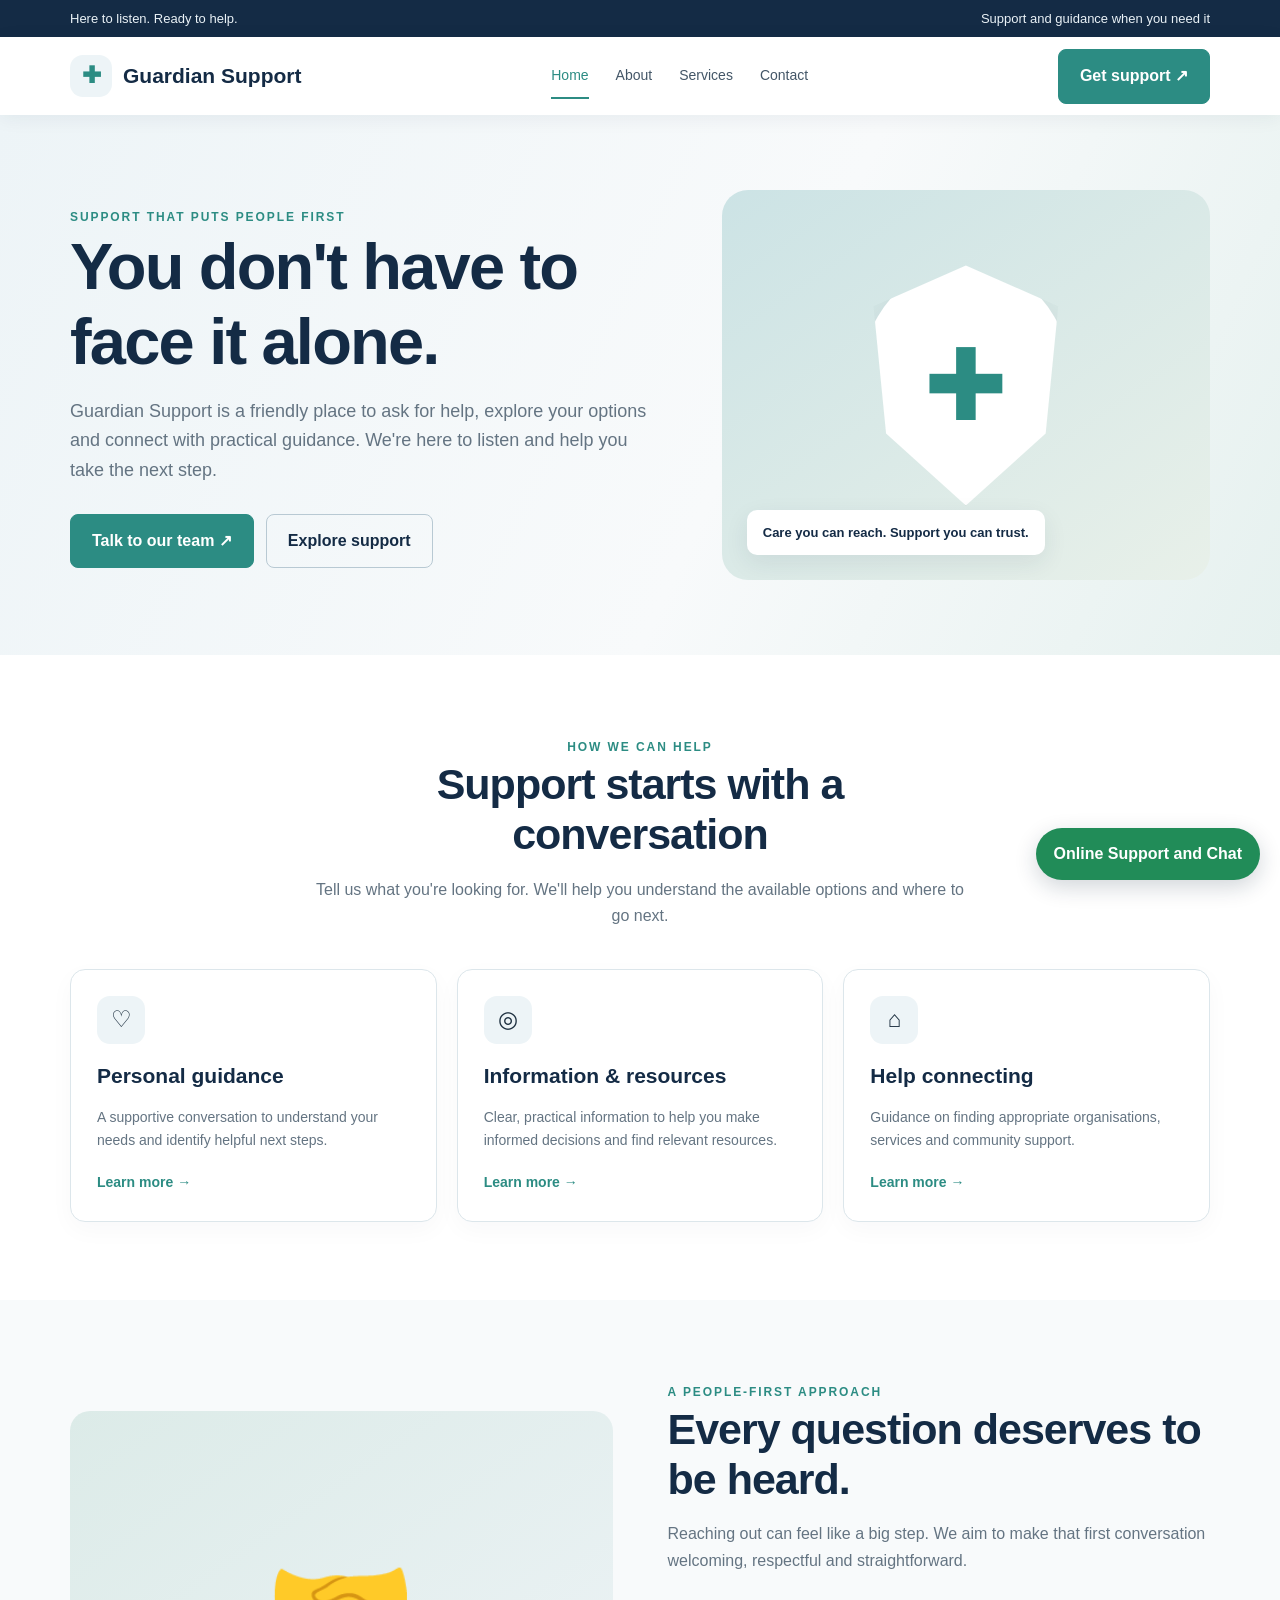
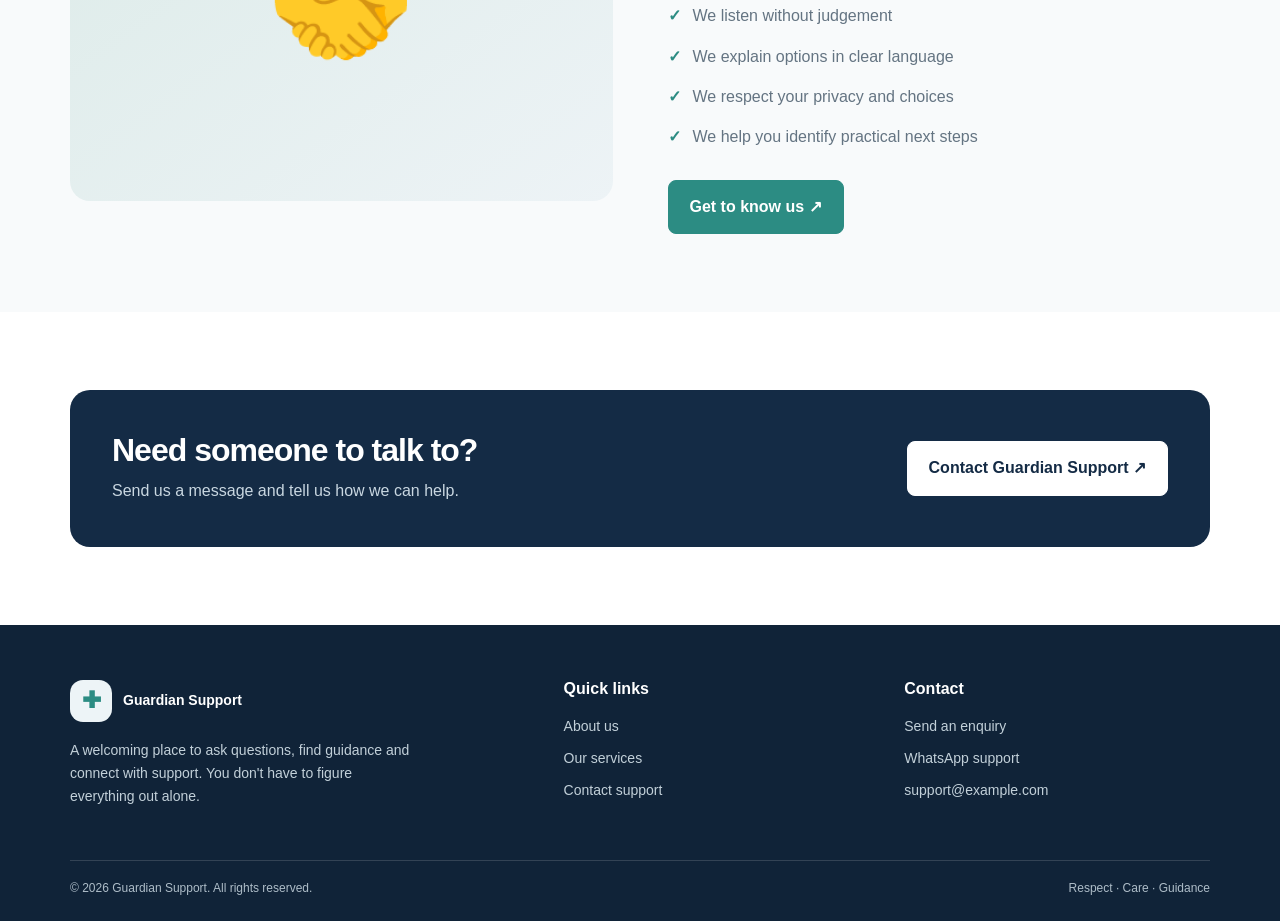
<file: index.html>
<!doctype html>
<html lang="en"><head><meta charset="utf-8"><meta name="viewport" content="width=device-width,initial-scale=1"><meta name="description" content="Guardian Support — friendly guidance, practical assistance and support when you need it."><title>Home | Guardian Support</title><link rel="stylesheet" href="assets/style.css"></head><body>
<div class="top"><div class="wrap"><span>Here to listen. Ready to help.</span><span>Support and guidance when you need it</span></div></div>
<header class="header"><div class="wrap navrow"><a class="logo" href="index.html"><span class="logoicon">✚</span>Guardian Support</a><button class="menu" aria-label="Toggle menu" aria-expanded="false">☰</button><nav class="nav"><a class="active" href="index.html">Home</a><a class="" href="about.html">About</a><a class="" href="services.html">Services</a><a class="" href="contact.html">Contact</a></nav><a class="btn navcta" href="contact.html">Get support ↗</a></div></header>

<main><section class="hero"><div class="wrap hero-grid"><div><span class="eyebrow">Support that puts people first</span><h1>You don't have to face it alone.</h1><p>Guardian Support is a friendly place to ask for help, explore your options and connect with practical guidance. We're here to listen and help you take the next step.</p><div class="actions"><a class="btn" href="contact.html">Talk to our team ↗</a><a class="btn outline" href="services.html">Explore support</a></div></div><div class="hero-art"><div class="shield">✚</div><div class="art-label">Care you can reach. Support you can trust.</div></div></div></section>
<section class="section white"><div class="wrap"><div class="intro center"><span class="eyebrow">How we can help</span><h2>Support starts with a conversation</h2><p>Tell us what you're looking for. We'll help you understand the available options and where to go next.</p></div><div class="grid3"><article class="card"><div class="cardicon">♡</div><h3>Personal guidance</h3><p>A supportive conversation to understand your needs and identify helpful next steps.</p><a class="textlink" href="services.html">Learn more →</a></article><article class="card"><div class="cardicon">◎</div><h3>Information & resources</h3><p>Clear, practical information to help you make informed decisions and find relevant resources.</p><a class="textlink" href="services.html">Learn more →</a></article><article class="card"><div class="cardicon">⌂</div><h3>Help connecting</h3><p>Guidance on finding appropriate organisations, services and community support.</p><a class="textlink" href="services.html">Learn more →</a></article></div></div></section>
<section class="section"><div class="wrap split"><div class="visual">🤝</div><div><span class="eyebrow">A people-first approach</span><h2>Every question deserves to be heard.</h2><p>Reaching out can feel like a big step. We aim to make that first conversation welcoming, respectful and straightforward.</p><ul class="ticks"><li>We listen without judgement</li><li>We explain options in clear language</li><li>We respect your privacy and choices</li><li>We help you identify practical next steps</li></ul><a class="btn" href="about.html">Get to know us ↗</a></div></div></section>
<section class="section white"><div class="wrap"><div class="banner"><div><h2>Need someone to talk to?</h2><p>Send us a message and tell us how we can help.</p></div><a class="btn light" href="contact.html">Contact Guardian Support ↗</a></div></div></section></main>

<footer class="footer"><div class="wrap"><div class="footgrid"><div><a class="logo" style="color:#fff" href="index.html"><span class="logoicon">✚</span>Guardian Support</a><p style="max-width:340px;margin-top:17px">A welcoming place to ask questions, find guidance and connect with support. You don't have to figure everything out alone.</p></div><div><h3>Quick links</h3><div class="footlinks"><a href="about.html">About us</a><a href="services.html">Our services</a><a href="contact.html">Contact support</a></div></div><div><h3>Contact</h3><div class="footlinks"><a href="contact.html">Send an enquiry</a><a href="#" data-wa>WhatsApp support</a><span style="color:#c2d0d9;font-size:14px">support@example.com</span></div></div></div><div class="bottom"><span>© <span data-year></span> Guardian Support. All rights reserved.</span><span>Respect · Care · Guidance</span></div></div></footer>
<a class="wa" href="#" data-wa data-message="Hello Guardian Support, I would like to speak with your team.">Online Support and Chat</a><script src="assets/script.js"></script></body></html><!--Start of Tawk.to Script-->
<script type="text/javascript">
var Tawk_API=Tawk_API||{}, Tawk_LoadStart=new Date();
(function(){
var s1=document.createElement("script"),s0=document.getElementsByTagName("script")[0];
s1.async=true;
s1.src='https://embed.tawk.to/6b047a39c932e53cdfbe5c0f/1k84nqt83';
s1.charset='UTF-8';
s1.setAttribute('crossorigin','*');
s0.parentNode.insertBefore(s1,s0);
})();
</script>
<!--End of Tawk.to Script-->
</file>
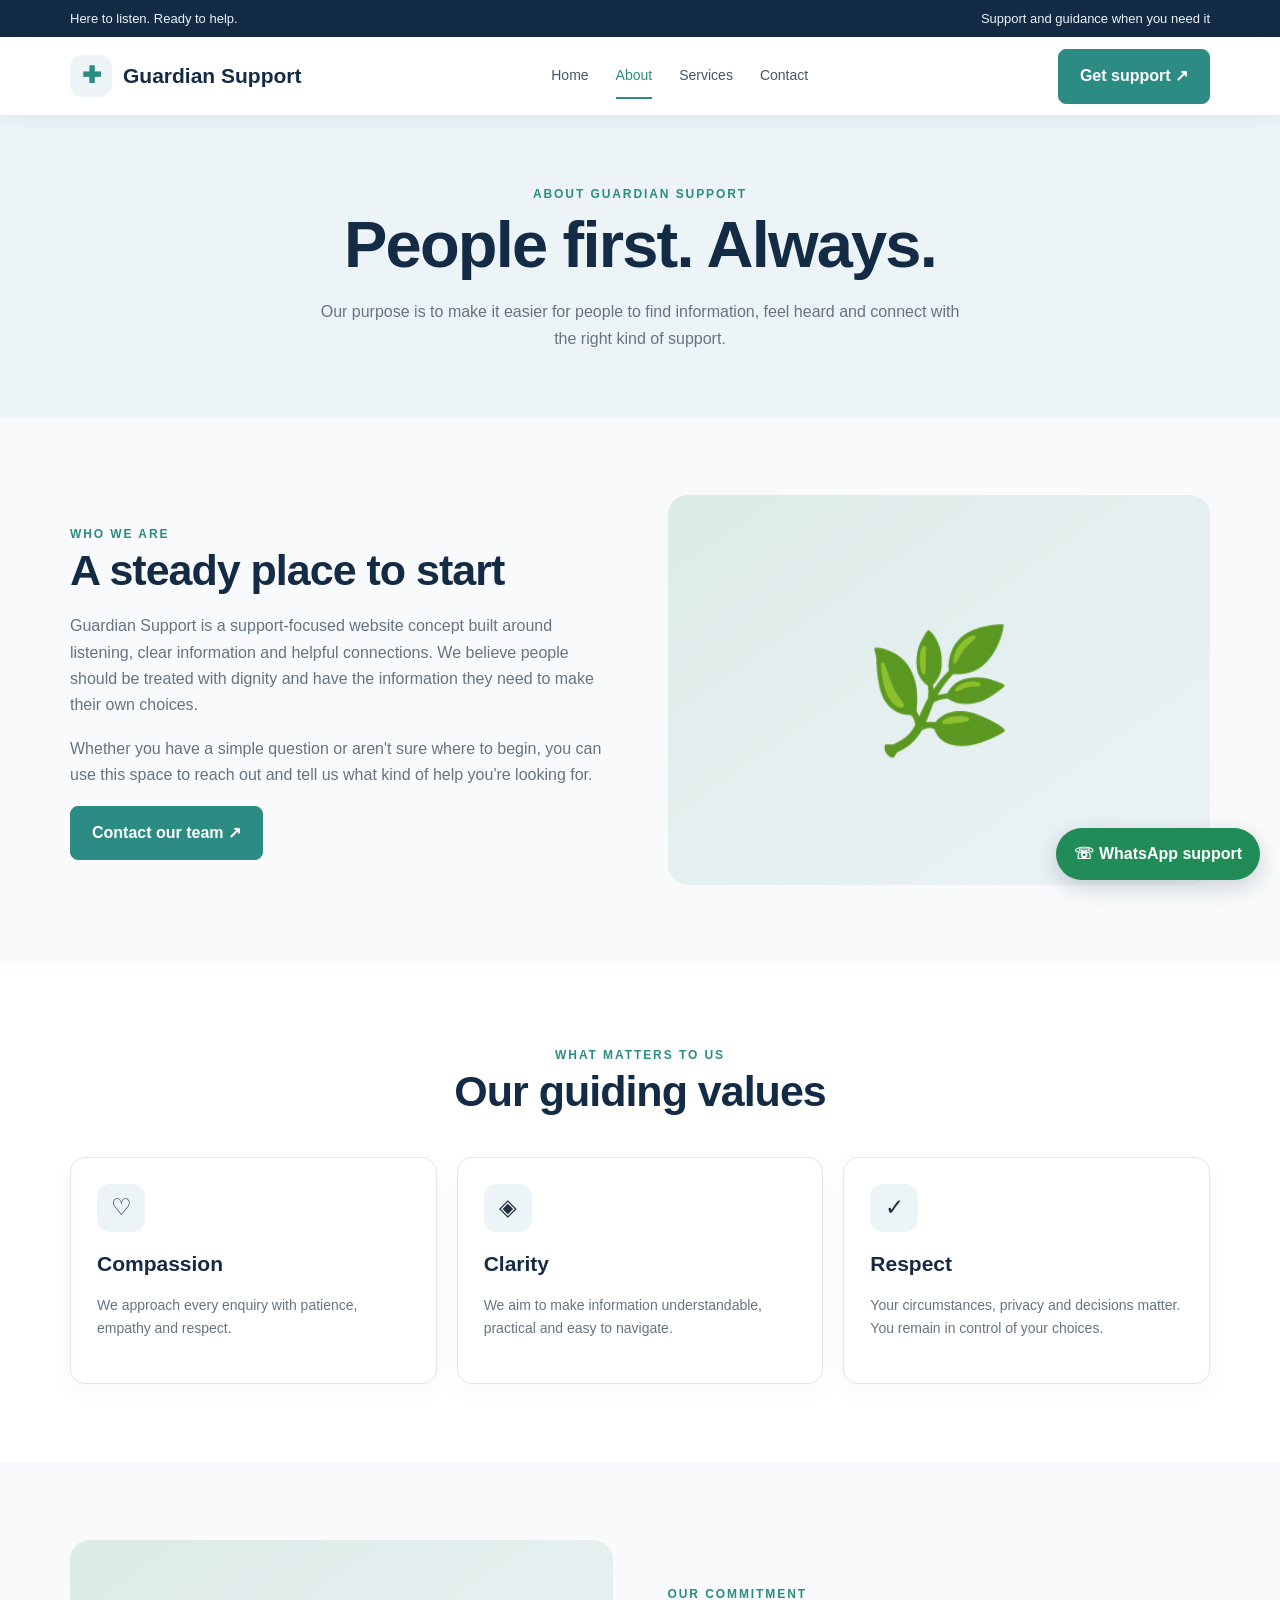
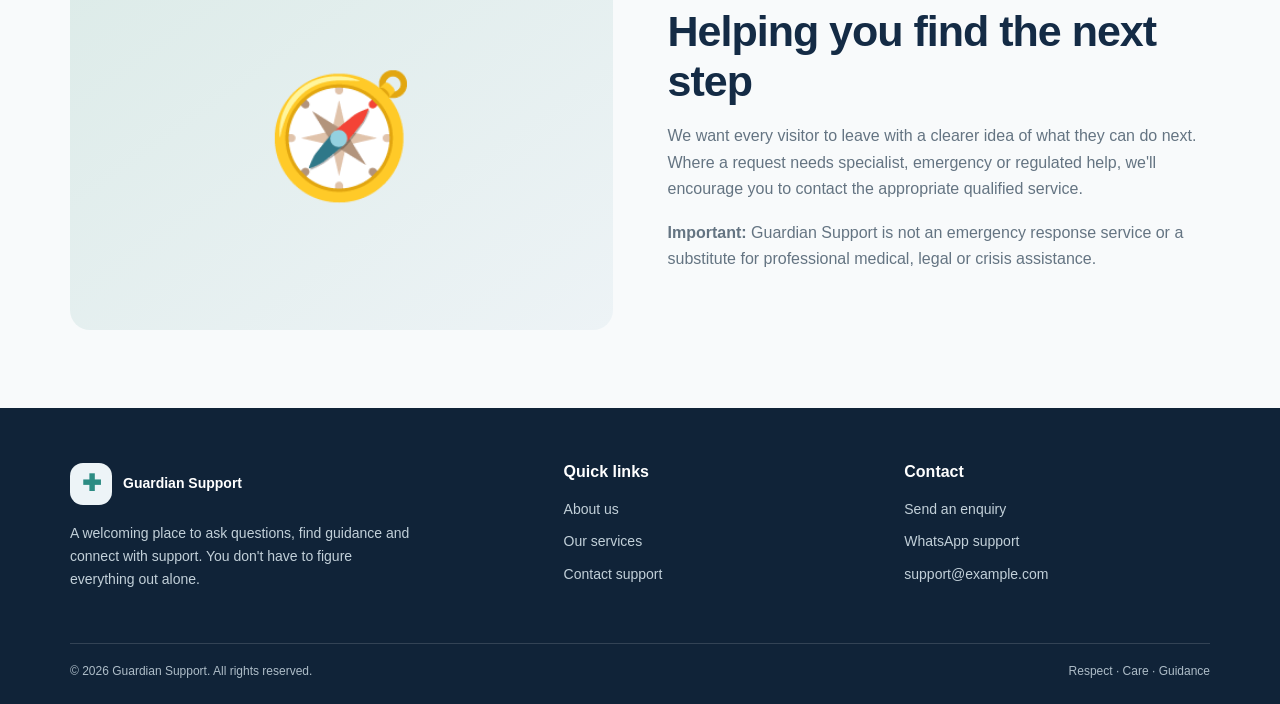
<file: about.html>
<!doctype html>
<html lang="en"><head><meta charset="utf-8"><meta name="viewport" content="width=device-width,initial-scale=1"><meta name="description" content="Guardian Support — friendly guidance, practical assistance and support when you need it."><title>About Us | Guardian Support</title><link rel="stylesheet" href="assets/style.css"></head><body>
<div class="top"><div class="wrap"><span>Here to listen. Ready to help.</span><span>Support and guidance when you need it</span></div></div>
<header class="header"><div class="wrap navrow"><a class="logo" href="index.html"><span class="logoicon">✚</span>Guardian Support</a><button class="menu" aria-label="Toggle menu" aria-expanded="false">☰</button><nav class="nav"><a class="" href="index.html">Home</a><a class="active" href="about.html">About</a><a class="" href="services.html">Services</a><a class="" href="contact.html">Contact</a></nav><a class="btn navcta" href="contact.html">Get support ↗</a></div></header>

<main><section class="pagehero"><div class="wrap"><span class="eyebrow">About Guardian Support</span><h1>People first. Always.</h1><p>Our purpose is to make it easier for people to find information, feel heard and connect with the right kind of support.</p></div></section>
<section class="section"><div class="wrap split"><div><span class="eyebrow">Who we are</span><h2>A steady place to start</h2><p>Guardian Support is a support-focused website concept built around listening, clear information and helpful connections. We believe people should be treated with dignity and have the information they need to make their own choices.</p><p>Whether you have a simple question or aren't sure where to begin, you can use this space to reach out and tell us what kind of help you're looking for.</p><a class="btn" href="contact.html">Contact our team ↗</a></div><div class="visual">🌿</div></div></section>
<section class="section white"><div class="wrap"><div class="intro center"><span class="eyebrow">What matters to us</span><h2>Our guiding values</h2></div><div class="grid3"><div class="card"><div class="cardicon">♡</div><h3>Compassion</h3><p>We approach every enquiry with patience, empathy and respect.</p></div><div class="card"><div class="cardicon">◈</div><h3>Clarity</h3><p>We aim to make information understandable, practical and easy to navigate.</p></div><div class="card"><div class="cardicon">✓</div><h3>Respect</h3><p>Your circumstances, privacy and decisions matter. You remain in control of your choices.</p></div></div></div></section>
<section class="section"><div class="wrap split"><div class="visual">🧭</div><div><span class="eyebrow">Our commitment</span><h2>Helping you find the next step</h2><p>We want every visitor to leave with a clearer idea of what they can do next. Where a request needs specialist, emergency or regulated help, we'll encourage you to contact the appropriate qualified service.</p><p><strong>Important:</strong> Guardian Support is not an emergency response service or a substitute for professional medical, legal or crisis assistance.</p></div></div></section></main>

<footer class="footer"><div class="wrap"><div class="footgrid"><div><a class="logo" style="color:#fff" href="index.html"><span class="logoicon">✚</span>Guardian Support</a><p style="max-width:340px;margin-top:17px">A welcoming place to ask questions, find guidance and connect with support. You don't have to figure everything out alone.</p></div><div><h3>Quick links</h3><div class="footlinks"><a href="about.html">About us</a><a href="services.html">Our services</a><a href="contact.html">Contact support</a></div></div><div><h3>Contact</h3><div class="footlinks"><a href="contact.html">Send an enquiry</a><a href="#" data-wa>WhatsApp support</a><span style="color:#c2d0d9;font-size:14px">support@example.com</span></div></div></div><div class="bottom"><span>© <span data-year></span> Guardian Support. All rights reserved.</span><span>Respect · Care · Guidance</span></div></div></footer>
<a class="wa" href="#" data-wa data-message="Hello Guardian Support, I would like to speak with your team.">☏ WhatsApp support</a><script src="assets/script.js"></script></body></html>
</file>
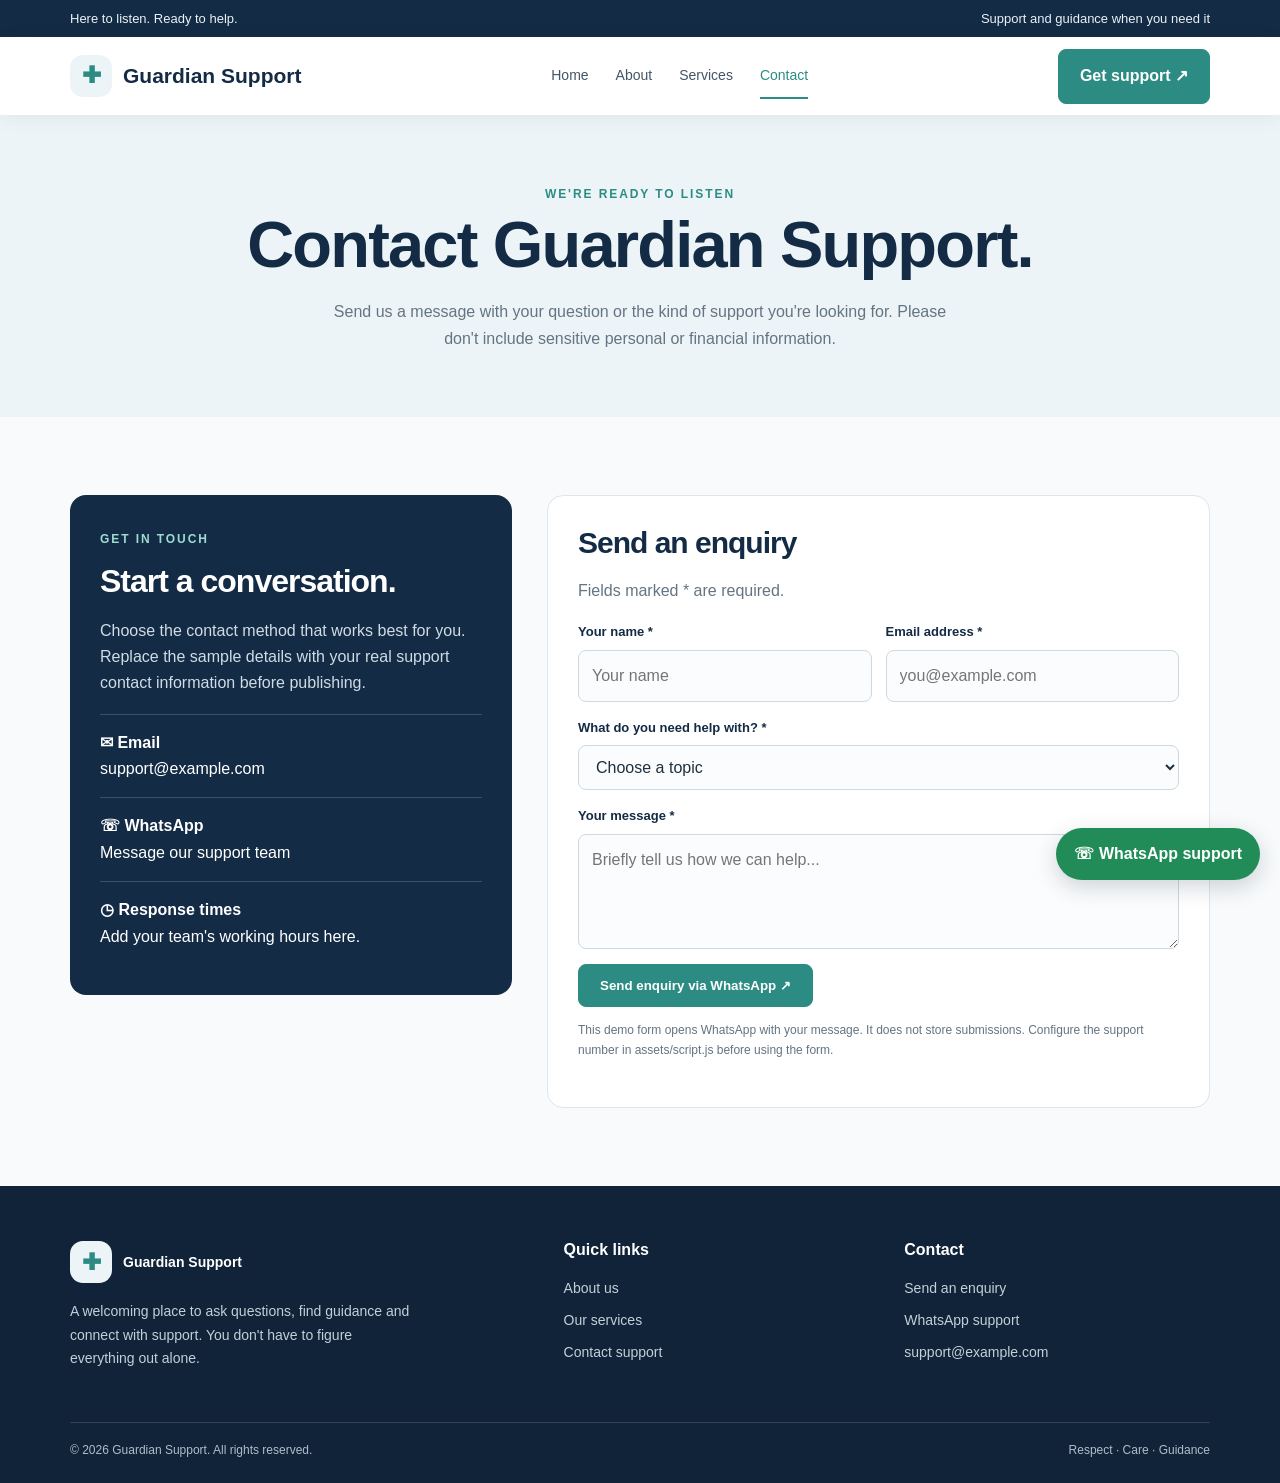
<file: contact.html>
<!doctype html>
<html lang="en"><head><meta charset="utf-8"><meta name="viewport" content="width=device-width,initial-scale=1"><meta name="description" content="Guardian Support — friendly guidance, practical assistance and support when you need it."><title>Contact | Guardian Support</title><link rel="stylesheet" href="assets/style.css"></head><body>
<div class="top"><div class="wrap"><span>Here to listen. Ready to help.</span><span>Support and guidance when you need it</span></div></div>
<header class="header"><div class="wrap navrow"><a class="logo" href="index.html"><span class="logoicon">✚</span>Guardian Support</a><button class="menu" aria-label="Toggle menu" aria-expanded="false">☰</button><nav class="nav"><a class="" href="index.html">Home</a><a class="" href="about.html">About</a><a class="" href="services.html">Services</a><a class="active" href="contact.html">Contact</a></nav><a class="btn navcta" href="contact.html">Get support ↗</a></div></header>

<main><section class="pagehero"><div class="wrap"><span class="eyebrow">We're ready to listen</span><h1>Contact Guardian Support.</h1><p>Send us a message with your question or the kind of support you're looking for. Please don't include sensitive personal or financial information.</p></div></section>
<section class="section"><div class="wrap contact-layout"><aside class="contactbox"><span class="eyebrow" style="color:#9edbd2">Get in touch</span><h2 style="color:white;font-size:32px;margin-top:12px">Start a conversation.</h2><p>Choose the contact method that works best for you. Replace the sample details with your real support contact information before publishing.</p><div class="contactdetail"><strong>✉ Email</strong><br><span>support@example.com</span></div><div class="contactdetail"><strong>☏ WhatsApp</strong><br><span>Message our support team</span></div><div class="contactdetail"><strong>◷ Response times</strong><br><span>Add your team's working hours here.</span></div></aside>
<div class="formbox"><h2 style="font-size:30px">Send an enquiry</h2><p>Fields marked * are required.</p><form id="support-form"><div class="fields"><div class="field"><label for="name">Your name *</label><input id="name" name="name" required placeholder="Your name"></div><div class="field"><label for="email">Email address *</label><input id="email" name="email" type="email" required placeholder="you@example.com"></div></div><div class="field"><label for="topic">What do you need help with? *</label><select id="topic" name="topic" required><option value="">Choose a topic</option><option>Personal support and guidance</option><option>Information and resources</option><option>Community connections</option><option>Enquiry or referral guidance</option><option>General question</option></select></div><div class="field"><label for="message">Your message *</label><textarea id="message" name="message" required placeholder="Briefly tell us how we can help..."></textarea></div><button class="btn" type="submit">Send enquiry via WhatsApp ↗</button><div class="notice" id="notice" role="status"></div><p style="font-size:12px;margin-top:14px">This demo form opens WhatsApp with your message. It does not store submissions. Configure the support number in assets/script.js before using the form.</p></form></div></div></section></main>

<footer class="footer"><div class="wrap"><div class="footgrid"><div><a class="logo" style="color:#fff" href="index.html"><span class="logoicon">✚</span>Guardian Support</a><p style="max-width:340px;margin-top:17px">A welcoming place to ask questions, find guidance and connect with support. You don't have to figure everything out alone.</p></div><div><h3>Quick links</h3><div class="footlinks"><a href="about.html">About us</a><a href="services.html">Our services</a><a href="contact.html">Contact support</a></div></div><div><h3>Contact</h3><div class="footlinks"><a href="contact.html">Send an enquiry</a><a href="#" data-wa>WhatsApp support</a><span style="color:#c2d0d9;font-size:14px">support@example.com</span></div></div></div><div class="bottom"><span>© <span data-year></span> Guardian Support. All rights reserved.</span><span>Respect · Care · Guidance</span></div></div></footer>
<a class="wa" href="#" data-wa data-message="Hello Guardian Support, I would like to speak with your team.">☏ WhatsApp support</a><script src="assets/script.js"></script></body></html>
</file>
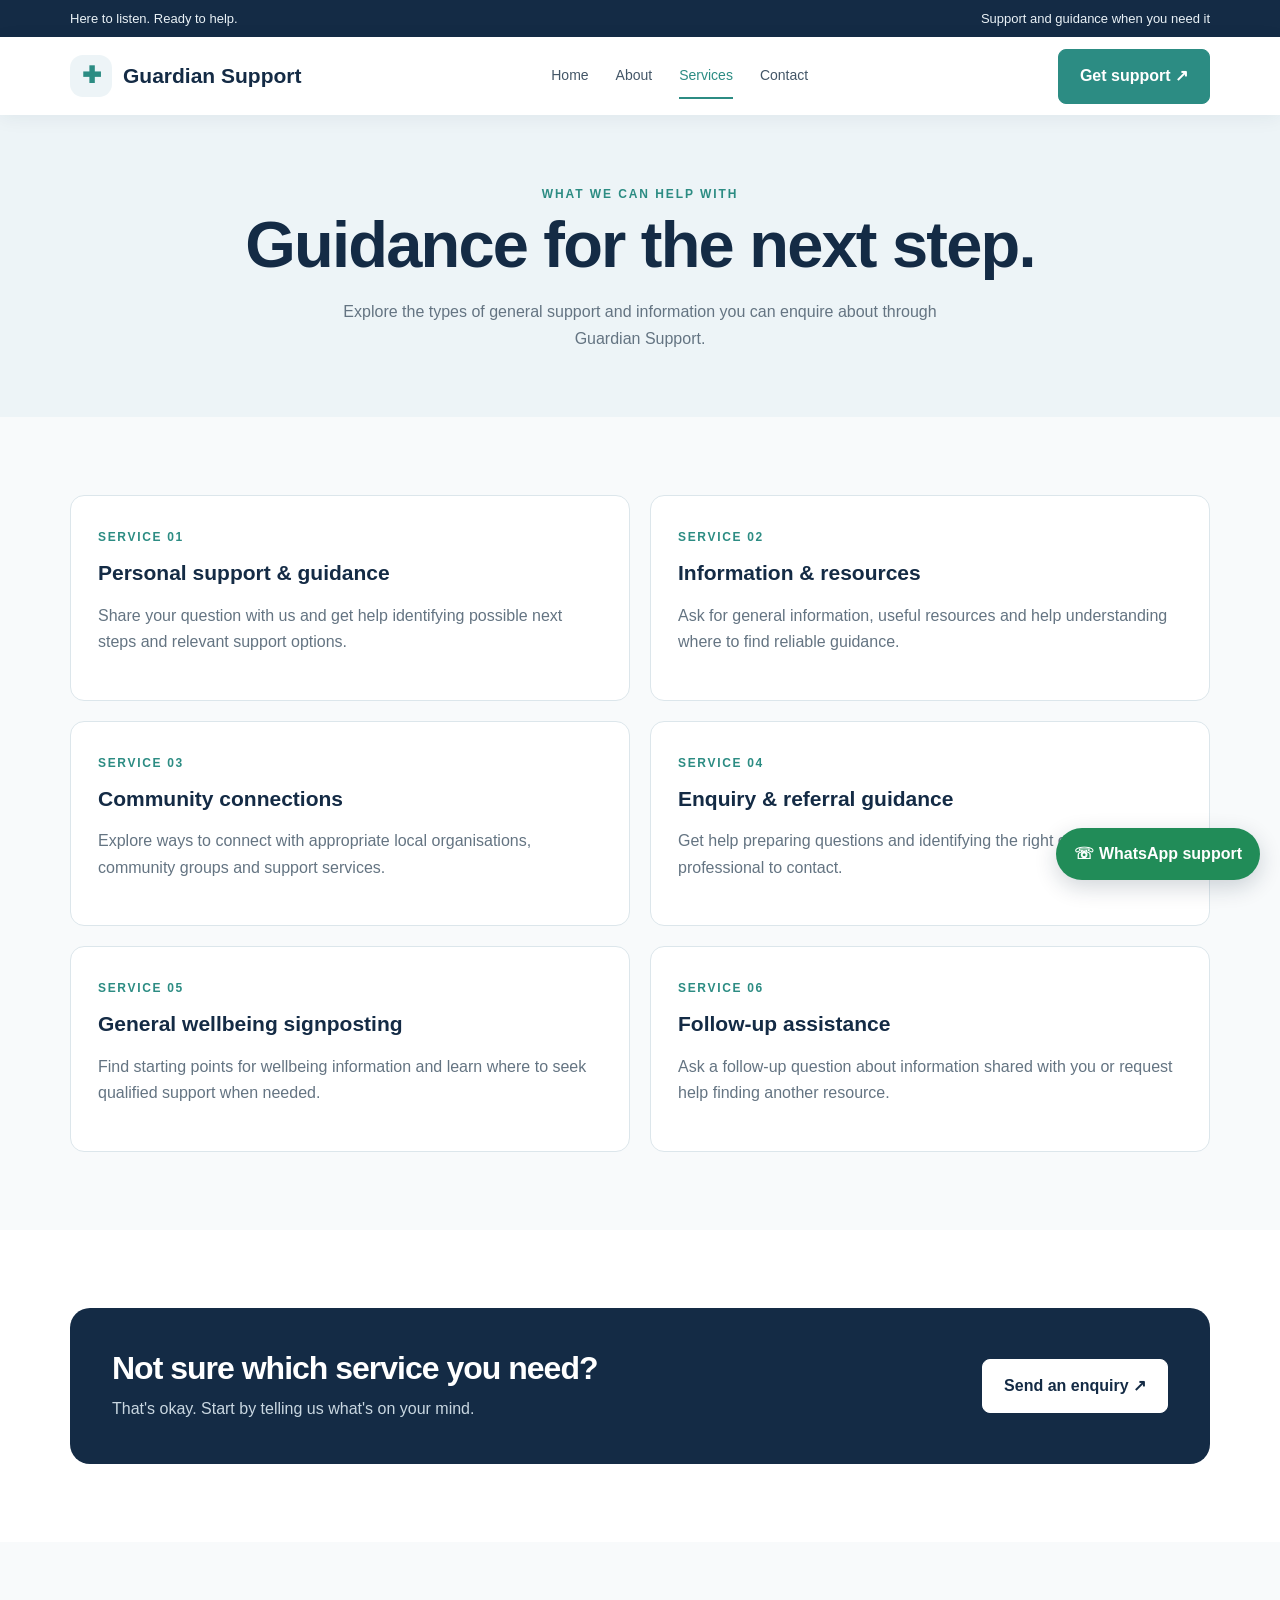
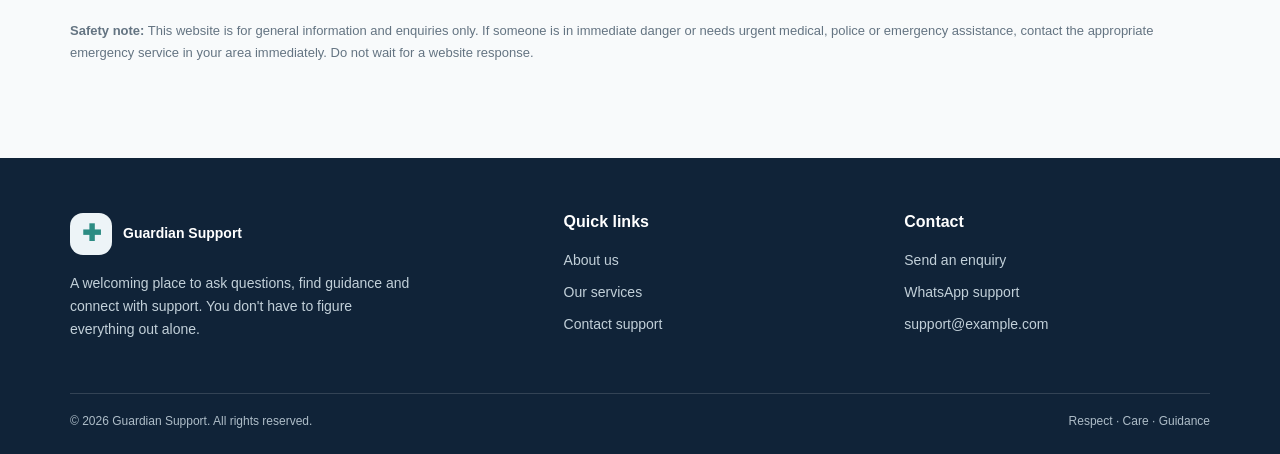
<file: services.html>
<!doctype html>
<html lang="en"><head><meta charset="utf-8"><meta name="viewport" content="width=device-width,initial-scale=1"><meta name="description" content="Guardian Support — friendly guidance, practical assistance and support when you need it."><title>Services | Guardian Support</title><link rel="stylesheet" href="assets/style.css"></head><body>
<div class="top"><div class="wrap"><span>Here to listen. Ready to help.</span><span>Support and guidance when you need it</span></div></div>
<header class="header"><div class="wrap navrow"><a class="logo" href="index.html"><span class="logoicon">✚</span>Guardian Support</a><button class="menu" aria-label="Toggle menu" aria-expanded="false">☰</button><nav class="nav"><a class="" href="index.html">Home</a><a class="" href="about.html">About</a><a class="active" href="services.html">Services</a><a class="" href="contact.html">Contact</a></nav><a class="btn navcta" href="contact.html">Get support ↗</a></div></header>

<main><section class="pagehero"><div class="wrap"><span class="eyebrow">What we can help with</span><h1>Guidance for the next step.</h1><p>Explore the types of general support and information you can enquire about through Guardian Support.</p></div></section>
<section class="section"><div class="wrap"><div class="two"><article class="service"><span class="number">SERVICE 01</span><h3 style="margin-top:12px">Personal support & guidance</h3><p>Share your question with us and get help identifying possible next steps and relevant support options.</p></article><article class="service"><span class="number">SERVICE 02</span><h3 style="margin-top:12px">Information & resources</h3><p>Ask for general information, useful resources and help understanding where to find reliable guidance.</p></article><article class="service"><span class="number">SERVICE 03</span><h3 style="margin-top:12px">Community connections</h3><p>Explore ways to connect with appropriate local organisations, community groups and support services.</p></article><article class="service"><span class="number">SERVICE 04</span><h3 style="margin-top:12px">Enquiry & referral guidance</h3><p>Get help preparing questions and identifying the right organisation or professional to contact.</p></article><article class="service"><span class="number">SERVICE 05</span><h3 style="margin-top:12px">General wellbeing signposting</h3><p>Find starting points for wellbeing information and learn where to seek qualified support when needed.</p></article><article class="service"><span class="number">SERVICE 06</span><h3 style="margin-top:12px">Follow-up assistance</h3><p>Ask a follow-up question about information shared with you or request help finding another resource.</p></article></div></div></section>
<section class="section white"><div class="wrap"><div class="banner"><div><h2>Not sure which service you need?</h2><p>That's okay. Start by telling us what's on your mind.</p></div><a class="btn light" href="contact.html">Send an enquiry ↗</a></div></div></section>
<section class="section"><div class="wrap"><p style="font-size:13px"><strong>Safety note:</strong> This website is for general information and enquiries only. If someone is in immediate danger or needs urgent medical, police or emergency assistance, contact the appropriate emergency service in your area immediately. Do not wait for a website response.</p></div></section></main>

<footer class="footer"><div class="wrap"><div class="footgrid"><div><a class="logo" style="color:#fff" href="index.html"><span class="logoicon">✚</span>Guardian Support</a><p style="max-width:340px;margin-top:17px">A welcoming place to ask questions, find guidance and connect with support. You don't have to figure everything out alone.</p></div><div><h3>Quick links</h3><div class="footlinks"><a href="about.html">About us</a><a href="services.html">Our services</a><a href="contact.html">Contact support</a></div></div><div><h3>Contact</h3><div class="footlinks"><a href="contact.html">Send an enquiry</a><a href="#" data-wa>WhatsApp support</a><span style="color:#c2d0d9;font-size:14px">support@example.com</span></div></div></div><div class="bottom"><span>© <span data-year></span> Guardian Support. All rights reserved.</span><span>Respect · Care · Guidance</span></div></div></footer>
<a class="wa" href="#" data-wa data-message="Hello Guardian Support, I would like to speak with your team.">☏ WhatsApp support</a><script src="assets/script.js"></script></body></html>
</file>
<file: assets/style.css>
:root{--navy:#142b45;--blue:#28618a;--teal:#2c8c83;--pale:#edf4f7;--ink:#1e3040;--muted:#647482;--white:#fff;--line:#dce6eb;--gold:#e9b95d}
*{box-sizing:border-box}html{scroll-behavior:smooth}body{margin:0;font-family:Arial,Helvetica,sans-serif;color:var(--ink);background:#f8fafb;line-height:1.65}a{text-decoration:none;color:inherit}.wrap{width:min(1140px,calc(100% - 40px));margin:auto}.top{background:var(--navy);color:#eaf2f7;font-size:13px;padding:8px 0}.top .wrap{display:flex;justify-content:space-between;gap:15px}.header{background:#fff;position:sticky;top:0;z-index:10;box-shadow:0 3px 18px #142b4510}.navrow{height:78px;display:flex;align-items:center;justify-content:space-between;gap:20px}.logo{display:flex;align-items:center;gap:11px;color:var(--navy);font-size:21px;font-weight:800}.logoicon{width:42px;height:42px;border-radius:13px;background:var(--pale);display:grid;place-items:center;color:var(--teal);font-size:23px}.nav{display:flex;align-items:center;gap:27px;color:#435667;font-size:14px}.nav a{padding:10px 0;border-bottom:2px solid transparent}.nav a.active,.nav a:hover{color:var(--teal);border-color:var(--teal)}.btn{display:inline-flex;align-items:center;justify-content:center;gap:8px;background:var(--teal);color:#fff;padding:13px 21px;border-radius:8px;font-weight:700;border:1px solid var(--teal);cursor:pointer;transition:.2s}.btn:hover{background:#206e68;transform:translateY(-1px)}.btn.light{background:#fff;color:var(--navy);border-color:#fff}.btn.outline{background:transparent;color:var(--navy);border-color:#b8c9d3}.menu{display:none;background:none;border:0;font-size:25px;color:var(--navy)}.hero{padding:75px 0;background:linear-gradient(115deg,#edf4f7 0%,#f8fafb 58%,#e6f1ef 100%)}.hero-grid{display:grid;grid-template-columns:1.1fr .9fr;align-items:center;gap:55px}.eyebrow{color:var(--teal);font-size:12px;font-weight:800;letter-spacing:.16em;text-transform:uppercase}h1,h2,h3{color:var(--navy);line-height:1.16;margin:0 0 17px}h1{font-size:clamp(39px,5.5vw,65px);letter-spacing:-1.8px}h2{font-size:clamp(30px,4vw,43px);letter-spacing:-1px}h3{font-size:21px}p{color:var(--muted);margin:0 0 17px}.hero p{font-size:18px;max-width:590px}.actions{display:flex;gap:12px;flex-wrap:wrap;margin-top:28px}.hero-art{min-height:390px;border-radius:26px;background:linear-gradient(145deg,#cce3e5,#e8f0e9);display:grid;place-items:center;position:relative;overflow:hidden}.shield{width:210px;height:240px;background:#fff;border-radius:48% 48% 42% 42%;display:grid;place-items:center;color:var(--teal);font-size:100px;box-shadow:0 25px 55px #193a4520;clip-path:polygon(50% 0,94% 17%,88% 70%,50% 100%,12% 70%,6% 17%)}.art-label{position:absolute;bottom:25px;left:25px;background:#fff;padding:12px 16px;border-radius:10px;font-size:13px;font-weight:700;color:var(--navy);box-shadow:0 8px 25px #142b4515}.section{padding:78px 0}.white{background:#fff}.center{text-align:center}.intro{max-width:670px;margin:0 auto 40px}.grid3{display:grid;grid-template-columns:repeat(3,1fr);gap:20px}.card{background:#fff;border:1px solid var(--line);border-radius:15px;padding:26px;box-shadow:0 8px 24px #142b4508}.cardicon{width:48px;height:48px;background:var(--pale);border-radius:13px;display:grid;place-items:center;font-size:23px;margin-bottom:20px}.card p{font-size:14px}.textlink{color:var(--teal);font-weight:800;font-size:14px}.split{display:grid;grid-template-columns:1fr 1fr;align-items:center;gap:55px}.visual{min-height:390px;background:linear-gradient(145deg,#dcebe8,#edf3f6);border-radius:20px;display:grid;place-items:center;font-size:120px;color:var(--teal)}.ticks{list-style:none;padding:0;margin:22px 0}.ticks li{padding:7px 0;color:var(--muted)}.ticks li:before{content:"✓";color:var(--teal);font-weight:900;margin-right:12px}.banner{background:var(--navy);border-radius:20px;padding:42px;display:flex;align-items:center;justify-content:space-between;gap:25px}.banner h2{color:#fff;margin:0 0 9px;font-size:32px}.banner p{color:#c9d7e1;margin:0}.pagehero{text-align:center;background:var(--pale);padding:65px 0}.pagehero p{max-width:650px;margin:0 auto}.two{display:grid;grid-template-columns:1fr 1fr;gap:20px}.service{background:#fff;border:1px solid var(--line);border-radius:14px;padding:27px}.service .number{font-size:12px;color:var(--teal);font-weight:800;letter-spacing:.14em}.contact-layout{display:grid;grid-template-columns:.8fr 1.2fr;gap:35px;align-items:start}.contactbox{background:var(--navy);color:#fff;padding:30px;border-radius:16px}.contactbox h3{color:#fff}.contactbox p{color:#d0dce5}.contactdetail{padding:15px 0;border-top:1px solid #ffffff2b}.formbox{background:#fff;padding:30px;border-radius:16px;border:1px solid var(--line)}.fields{display:grid;grid-template-columns:1fr 1fr;gap:14px}.field{display:flex;flex-direction:column;gap:7px;margin-bottom:15px}.field label{font-size:13px;font-weight:700;color:var(--navy)}.field input,.field select,.field textarea{font:inherit;padding:12px 13px;border:1px solid #ccd9df;border-radius:8px;background:#fbfcfd;color:var(--ink);width:100%}.field textarea{min-height:115px;resize:vertical}.notice{display:none;margin-top:12px;background:#e8f4ee;color:#245a43;padding:12px;border-radius:8px;font-size:14px}.notice.show{display:block}.footer{background:#102338;color:#e8f0f4;padding:55px 0 22px}.footgrid{display:grid;grid-template-columns:1.5fr 1fr 1fr;gap:35px}.footer h3{color:#fff;font-size:16px}.footer p,.footer a{color:#c2d0d9;font-size:14px}.footlinks{display:grid;gap:9px}.bottom{border-top:1px solid #ffffff25;margin-top:35px;padding-top:18px;display:flex;justify-content:space-between;gap:12px;color:#aebdc8;font-size:12px}.wa{position:fixed;right:20px;bottom:20px;background:#218c58;color:#fff;padding:13px 18px;border-radius:30px;z-index:12;font-weight:800;box-shadow:0 7px 22px #10233830}
@media(max-width:850px){.hero-grid,.split,.contact-layout{grid-template-columns:1fr;gap:32px}.hero-art{min-height:320px}.grid3{grid-template-columns:1fr 1fr}.nav{gap:15px}.navcta{display:none}}
@media(max-width:620px){.wrap{width:calc(100% - 30px)}.top .wrap{justify-content:center;text-align:center}.top .wrap span:last-child{display:none}.navrow{height:68px}.menu{display:block}.nav{display:none;position:absolute;top:68px;left:0;right:0;background:#fff;padding:14px 22px 22px;box-shadow:0 12px 22px #142b4515;flex-direction:column;align-items:stretch;gap:4px}.nav.open{display:flex}.nav a{padding:10px}.hero{padding:50px 0}.hero-art{min-height:275px}.shield{width:160px;height:185px;font-size:76px}.section{padding:58px 0}.grid3,.two,.fields{grid-template-columns:1fr}.banner{padding:28px;display:block}.banner .btn{margin-top:22px}.footgrid{grid-template-columns:1fr;gap:24px}.bottom{display:block}.bottom span{display:block;margin-top:7px}.visual{min-height:280px;font-size:90px}.pagehero{padding:48px 0}.formbox,.contactbox{padding:23px}}
</file>
